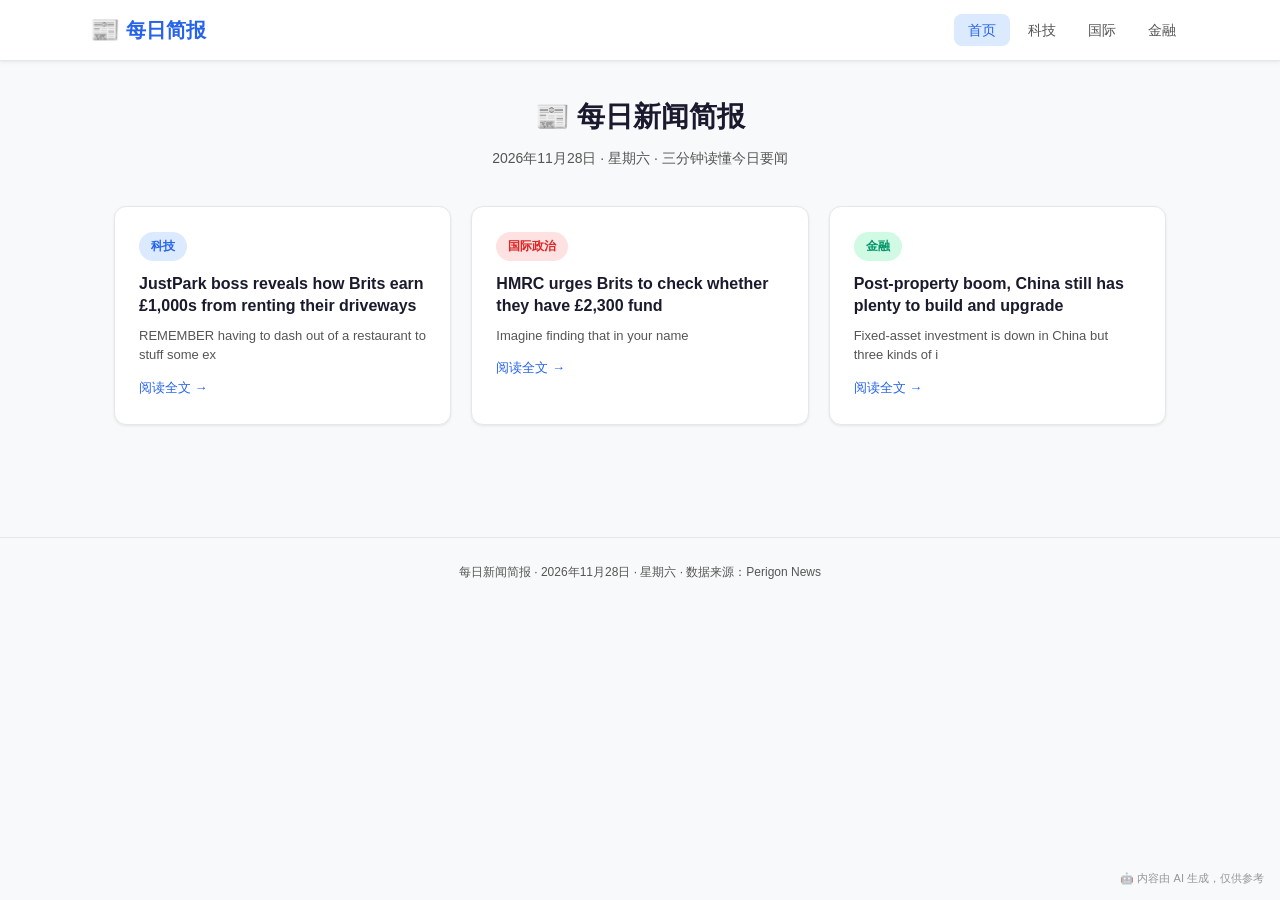
<file: public/index.html>
<!DOCTYPE html>
<html lang="zh-CN">
<head>
  <meta charset="UTF-8">
  <meta name="viewport" content="width=device-width, initial-scale=1.0">
  <title>每日新闻简报 · 2026年11月28日 · 星期六</title>
  <link rel="stylesheet" href="styles.css">
</head>
<body>

<nav class="navbar">
  <div class="navbar-inner">
    <a href="index.html" class="logo"><span>📰</span> 每日简报</a>
    <ul class="nav-links">
      <li><a href="index.html" class="active">首页</a></li>
      <li><a href="tech.html">科技</a></li>
      <li><a href="politics.html">国际</a></li>
      <li><a href="finance.html">金融</a></li>
    </ul>
  </div>
</nav>

<div class="container">

  <div class="date-header">
    <h1>📰 每日新闻简报</h1>
    <p>2026年11月28日 · 星期六 · 三分钟读懂今日要闻</p>
  </div>

  <div class="overview-grid">

    <a href="tech.html" class="overview-card">
      <span class="tag tag-tech">科技</span>
      <h3>JustPark boss reveals how Brits earn £1,000s from renting their driveways</h3>
      <p class="excerpt">REMEMBER having to dash out of a restaurant to stuff some ex</p>
      <span class="more-link">阅读全文 →</span>
    </a>
    <a href="politics.html" class="overview-card">
      <span class="tag tag-politics">国际政治</span>
      <h3>HMRC urges Brits to check whether they have £2,300 fund</h3>
      <p class="excerpt">Imagine finding that in your name</p>
      <span class="more-link">阅读全文 →</span>
    </a>
    <a href="finance.html" class="overview-card">
      <span class="tag tag-finance">金融</span>
      <h3>Post-property boom, China still has plenty to build and upgrade</h3>
      <p class="excerpt">Fixed-asset investment is down in China but three kinds of i</p>
      <span class="more-link">阅读全文 →</span>
    </a>

  </div>

</div>

<div class="footer">
  <p>每日新闻简报 · 2026年11月28日 · 星期六 · 数据来源：Perigon News</p>
</div>
<div class="ai-badge">🤖 内容由 AI 生成，仅供参考</div>

</body>
</html>
</file>
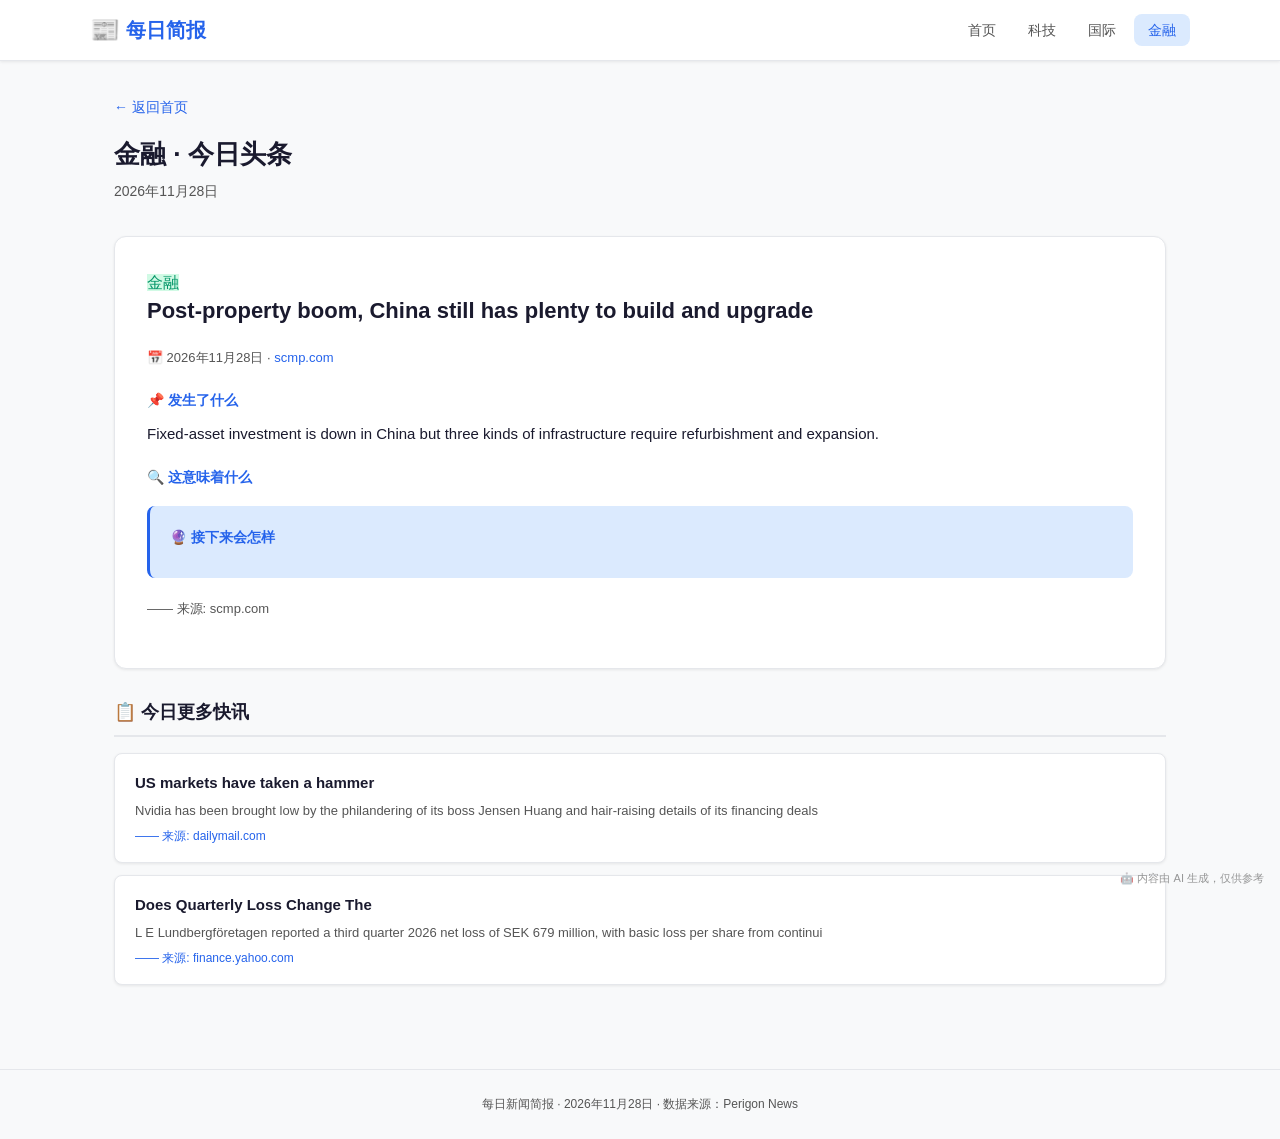
<file: public/finance.html>
<!DOCTYPE html>
<html lang="zh-CN">
<head>
  <meta charset="UTF-8">
  <meta name="viewport" content="width=device-width, initial-scale=1.0">
  <title>金融 · 每日新闻简报 2026-11-28</title>
  <link rel="stylesheet" href="styles.css">
</head>
<body>

<nav class="navbar">
  <div class="navbar-inner">
    <a href="index.html" class="logo"><span>📰</span> 每日简报</a>
    <ul class="nav-links">
      <li><a href="index.html">首页</a></li>
      <li><a href="tech.html">科技</a></li>
      <li><a href="politics.html">国际</a></li>
      <li><a href="finance.html" class="active">金融</a></li>
    </ul>
  </div>
</nav>

<div class="container">

  <div class="column-header">
    <a href="index.html" class="back-link">← 返回首页</a>
    <h1>金融 · 今日头条</h1>
    <p style="color:var(--text-secondary);font-size:14px;">2026年11月28日</p>
  </div>

<div class="deep-analysis">

    <span class="tag tag-finance" style="margin-bottom:12px;">金融</span>
    <h2>Post-property boom, China still has plenty to build and upgrade</h2>

    <p class="article-meta">
      📅 2026年11月28日 ·
      <span class="source">scmp.com</span>
    </p>

    <div class="section-label">📌 发生了什么</div>
    <p>Fixed-asset investment is down in China but three kinds of infrastructure require refurbishment and expansion.</p>

    <div class="section-label">🔍 这意味着什么</div>
    <p></p>

    <div class="prediction-box">
      <div class="section-label" style="margin-top:0;">🔮 接下来会怎样</div>
      <p></p>
    </div>

      <p class="article-meta" style="margin-top:20px;">—— 来源: scmp.com</p>

  </div>

<div class="brief-section">
    <h3>📋 今日更多快讯</h3>

    <div class="brief-item">
      <div class="brief-title">US markets have taken a hammer</div>
      <div class="brief-summary">Nvidia has been brought low by the philandering of its boss Jensen Huang and hair-raising details of its financing deals</div>
      <div class="brief-source">—— 来源: dailymail.com</div>
    </div>
    <div class="brief-item">
      <div class="brief-title">Does Quarterly Loss Change The</div>
      <div class="brief-summary">L E Lundbergföretagen reported a third quarter 2026 net loss of SEK 679 million, with basic loss per share from continui</div>
      <div class="brief-source">—— 来源: finance.yahoo.com</div>
    </div>

  </div>

</div>

<div class="footer">
  <p>每日新闻简报 · 2026年11月28日 · 数据来源：Perigon News</p>
</div>
<div class="ai-badge">🤖 内容由 AI 生成，仅供参考</div>

</body>
</html>
</file>
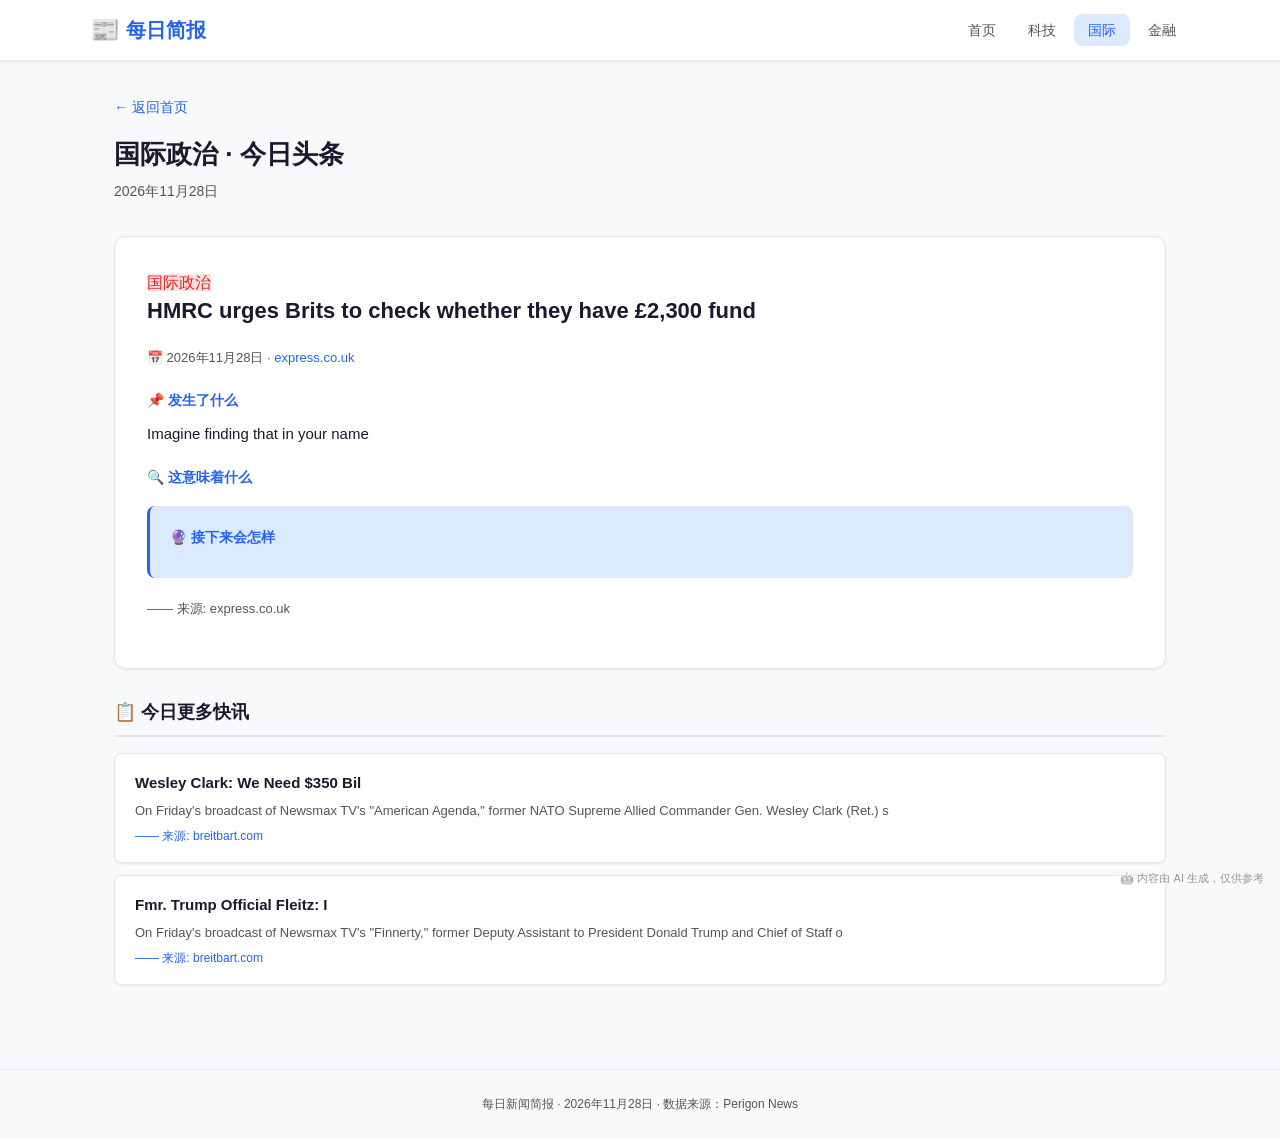
<file: public/politics.html>
<!DOCTYPE html>
<html lang="zh-CN">
<head>
  <meta charset="UTF-8">
  <meta name="viewport" content="width=device-width, initial-scale=1.0">
  <title>国际政治 · 每日新闻简报 2026-11-28</title>
  <link rel="stylesheet" href="styles.css">
</head>
<body>

<nav class="navbar">
  <div class="navbar-inner">
    <a href="index.html" class="logo"><span>📰</span> 每日简报</a>
    <ul class="nav-links">
      <li><a href="index.html">首页</a></li>
      <li><a href="tech.html">科技</a></li>
      <li><a href="politics.html" class="active">国际</a></li>
      <li><a href="finance.html">金融</a></li>
    </ul>
  </div>
</nav>

<div class="container">

  <div class="column-header">
    <a href="index.html" class="back-link">← 返回首页</a>
    <h1>国际政治 · 今日头条</h1>
    <p style="color:var(--text-secondary);font-size:14px;">2026年11月28日</p>
  </div>

<div class="deep-analysis">

    <span class="tag tag-politics" style="margin-bottom:12px;">国际政治</span>
    <h2>HMRC urges Brits to check whether they have £2,300 fund</h2>

    <p class="article-meta">
      📅 2026年11月28日 ·
      <span class="source">express.co.uk</span>
    </p>

    <div class="section-label">📌 发生了什么</div>
    <p>Imagine finding that in your name</p>

    <div class="section-label">🔍 这意味着什么</div>
    <p></p>

    <div class="prediction-box">
      <div class="section-label" style="margin-top:0;">🔮 接下来会怎样</div>
      <p></p>
    </div>

      <p class="article-meta" style="margin-top:20px;">—— 来源: express.co.uk</p>

  </div>

<div class="brief-section">
    <h3>📋 今日更多快讯</h3>

    <div class="brief-item">
      <div class="brief-title">Wesley Clark: We Need $350 Bil</div>
      <div class="brief-summary">On Friday's broadcast of Newsmax TV's "American Agenda," former NATO Supreme Allied Commander Gen. Wesley Clark (Ret.) s</div>
      <div class="brief-source">—— 来源: breitbart.com</div>
    </div>
    <div class="brief-item">
      <div class="brief-title">Fmr. Trump Official Fleitz: I </div>
      <div class="brief-summary">On Friday's broadcast of Newsmax TV's "Finnerty," former Deputy Assistant to President Donald Trump and Chief of Staff o</div>
      <div class="brief-source">—— 来源: breitbart.com</div>
    </div>

  </div>

</div>

<div class="footer">
  <p>每日新闻简报 · 2026年11月28日 · 数据来源：Perigon News</p>
</div>
<div class="ai-badge">🤖 内容由 AI 生成，仅供参考</div>

</body>
</html>
</file>
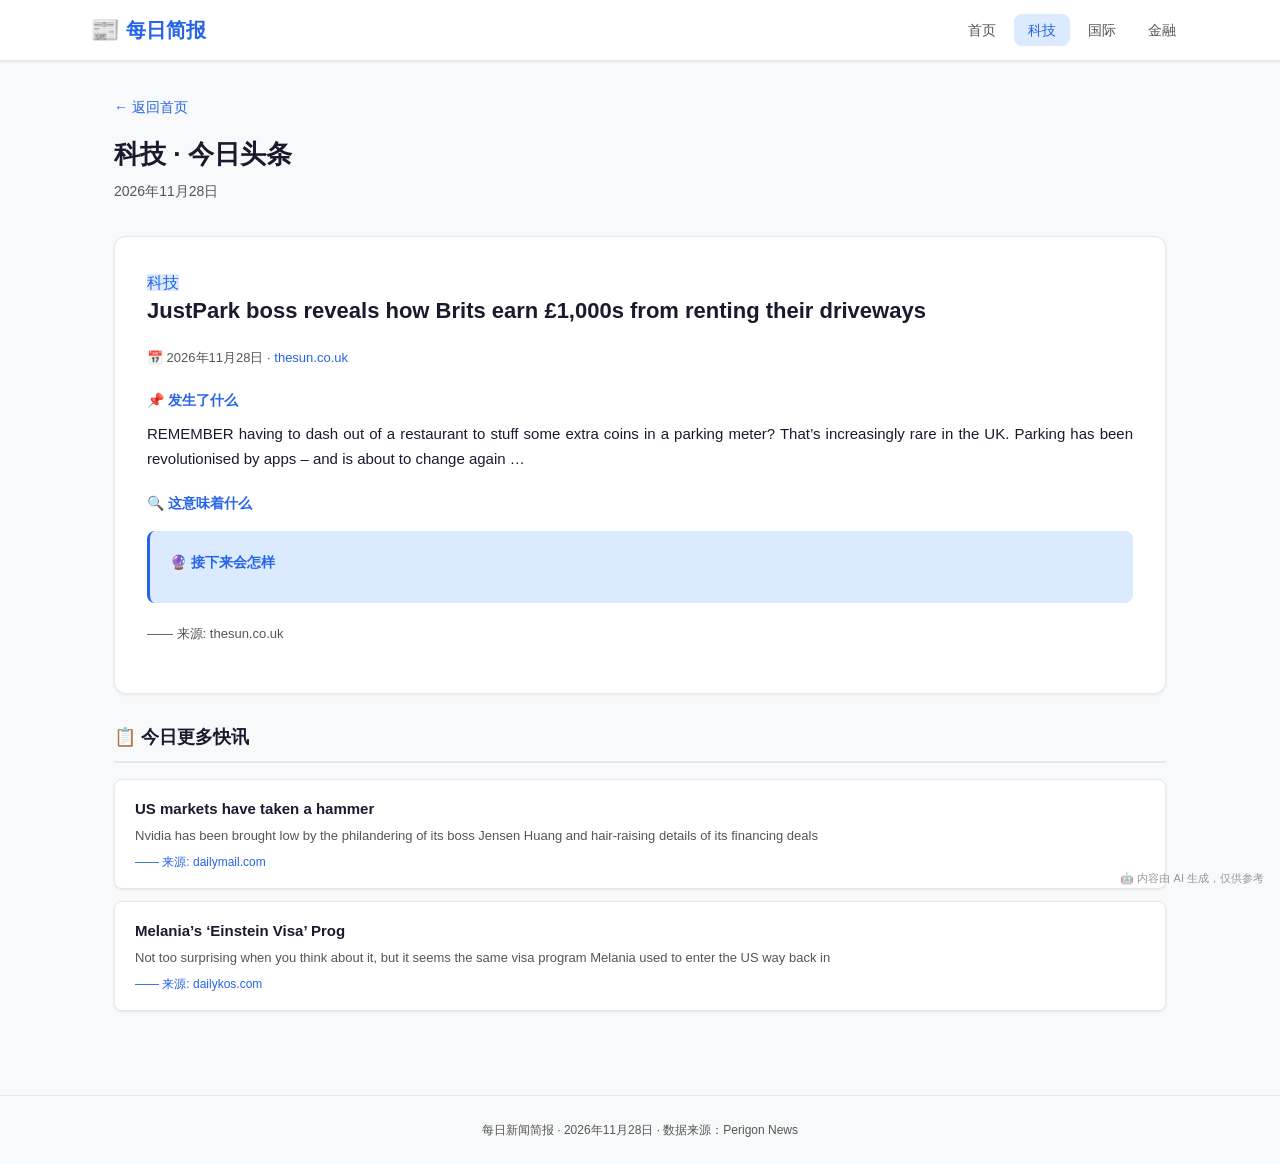
<file: public/tech.html>
<!DOCTYPE html>
<html lang="zh-CN">
<head>
  <meta charset="UTF-8">
  <meta name="viewport" content="width=device-width, initial-scale=1.0">
  <title>科技 · 每日新闻简报 2026-11-28</title>
  <link rel="stylesheet" href="styles.css">
</head>
<body>

<nav class="navbar">
  <div class="navbar-inner">
    <a href="index.html" class="logo"><span>📰</span> 每日简报</a>
    <ul class="nav-links">
      <li><a href="index.html">首页</a></li>
      <li><a href="tech.html" class="active">科技</a></li>
      <li><a href="politics.html">国际</a></li>
      <li><a href="finance.html">金融</a></li>
    </ul>
  </div>
</nav>

<div class="container">

  <div class="column-header">
    <a href="index.html" class="back-link">← 返回首页</a>
    <h1>科技 · 今日头条</h1>
    <p style="color:var(--text-secondary);font-size:14px;">2026年11月28日</p>
  </div>

<div class="deep-analysis">

    <span class="tag tag-tech" style="margin-bottom:12px;">科技</span>
    <h2>JustPark boss reveals how Brits earn £1,000s from renting their driveways</h2>

    <p class="article-meta">
      📅 2026年11月28日 ·
      <span class="source">thesun.co.uk</span>
    </p>

    <div class="section-label">📌 发生了什么</div>
    <p>REMEMBER having to dash out of a restaurant to stuff some extra coins in a parking meter? That’s increasingly rare in the UK. Parking has been revolutionised by apps – and is about to change again …</p>

    <div class="section-label">🔍 这意味着什么</div>
    <p></p>

    <div class="prediction-box">
      <div class="section-label" style="margin-top:0;">🔮 接下来会怎样</div>
      <p></p>
    </div>

      <p class="article-meta" style="margin-top:20px;">—— 来源: thesun.co.uk</p>

  </div>

<div class="brief-section">
    <h3>📋 今日更多快讯</h3>

    <div class="brief-item">
      <div class="brief-title">US markets have taken a hammer</div>
      <div class="brief-summary">Nvidia has been brought low by the philandering of its boss Jensen Huang and hair-raising details of its financing deals</div>
      <div class="brief-source">—— 来源: dailymail.com</div>
    </div>
    <div class="brief-item">
      <div class="brief-title">Melania’s ‘Einstein Visa’ Prog</div>
      <div class="brief-summary">Not too surprising when you think about it, but it seems the same visa program Melania used to enter the US way back in </div>
      <div class="brief-source">—— 来源: dailykos.com</div>
    </div>

  </div>

</div>

<div class="footer">
  <p>每日新闻简报 · 2026年11月28日 · 数据来源：Perigon News</p>
</div>
<div class="ai-badge">🤖 内容由 AI 生成，仅供参考</div>

</body>
</html>
</file>
<file: public/styles.css>
/* ========================================
   每日新闻简报 - 响应式样式
   ======================================== */

:root {
  --bg: #f8f9fa;
  --bg-card: #ffffff;
  --text: #1a1a2e;
  --text-secondary: #555;
  --accent: #2563eb;
  --accent-light: #dbeafe;
  --border: #e5e7eb;
  --tag-tech: #3b82f6;
  --tag-politics: #ef4444;
  --tag-finance: #10b981;
  --shadow: 0 1px 3px rgba(0,0,0,0.08);
  --radius: 12px;
}

@media (prefers-color-scheme: dark) {
  :root {
    --bg: #0f172a;
    --bg-card: #1e293b;
    --text: #e2e8f0;
    --text-secondary: #94a3b8;
    --accent: #60a5fa;
    --accent-light: #1e3a5f;
    --border: #334155;
    --shadow: 0 1px 3px rgba(0,0,0,0.3);
  }
}

* { margin: 0; padding: 0; box-sizing: border-box; }

body {
  font-family: -apple-system, BlinkMacSystemFont, "Segoe UI", "Noto Sans SC", "PingFang SC", "Microsoft YaHei", sans-serif;
  background: var(--bg);
  color: var(--text);
  line-height: 1.7;
  min-height: 100vh;
}

/* 导航栏 */
.navbar {
  background: var(--bg-card);
  border-bottom: 1px solid var(--border);
  padding: 0 24px;
  position: sticky;
  top: 0;
  z-index: 100;
  backdrop-filter: blur(12px);
  box-shadow: var(--shadow);
}

.navbar-inner {
  max-width: 1100px;
  margin: 0 auto;
  display: flex;
  align-items: center;
  height: 60px;
  gap: 8px;
}

.navbar .logo {
  font-size: 20px;
  font-weight: 700;
  color: var(--accent);
  text-decoration: none;
  margin-right: auto;
  display: flex;
  align-items: center;
  gap: 6px;
}

.navbar .logo span { font-size: 24px; }

.nav-links {
  display: flex;
  gap: 4px;
  list-style: none;
}

.nav-links a {
  text-decoration: none;
  color: var(--text-secondary);
  padding: 8px 14px;
  border-radius: 8px;
  font-size: 14px;
  font-weight: 500;
  transition: all 0.2s;
}

.nav-links a:hover,
.nav-links a.active {
  background: var(--accent-light);
  color: var(--accent);
}

/* 主容器 */
.container {
  max-width: 1100px;
  margin: 0 auto;
  padding: 32px 24px;
}

/* 日期标题 */
.date-header {
  text-align: center;
  margin-bottom: 36px;
}

.date-header h1 {
  font-size: 28px;
  font-weight: 700;
  margin-bottom: 6px;
}

.date-header p {
  color: var(--text-secondary);
  font-size: 14px;
}

/* 首页三栏概览 */
.overview-grid {
  display: grid;
  grid-template-columns: repeat(3, 1fr);
  gap: 20px;
  margin-bottom: 40px;
}

@media (max-width: 900px) {
  .overview-grid { grid-template-columns: repeat(2, 1fr); }
}

@media (max-width: 600px) {
  .overview-grid { grid-template-columns: 1fr; }
}

.overview-card {
  background: var(--bg-card);
  border-radius: var(--radius);
  padding: 24px;
  box-shadow: var(--shadow);
  border: 1px solid var(--border);
  transition: transform 0.2s;
  text-decoration: none;
  color: inherit;
  display: block;
}

.overview-card:hover { transform: translateY(-2px); }

.overview-card .card-img {
  display: block;
  width: calc(100% + 48px);
  height: 180px;
  object-fit: cover;
  margin: -24px -24px 16px -24px;
  border-radius: var(--radius) var(--radius) 0 0;
  background: var(--accent-light);
}

.overview-card .tag {
  display: inline-block;
  padding: 4px 12px;
  border-radius: 20px;
  font-size: 12px;
  font-weight: 600;
  margin-bottom: 12px;
}

.tag-tech { background: #dbeafe; color: #2563eb; }
.tag-politics { background: #fee2e2; color: #dc2626; }
.tag-finance { background: #d1fae5; color: #059669; }

@media (prefers-color-scheme: dark) {
  .tag-tech { background: #1e3a5f; color: #60a5fa; }
  .tag-politics { background: #3b1a1a; color: #f87171; }
  .tag-finance { background: #0a3d2a; color: #34d399; }
}

.overview-card h3 {
  font-size: 16px;
  margin-bottom: 8px;
  line-height: 1.4;
}

.overview-card .excerpt {
  font-size: 13px;
  color: var(--text-secondary);
  line-height: 1.5;
}

.overview-card .more-link {
  display: inline-block;
  margin-top: 12px;
  font-size: 13px;
  color: var(--accent);
  font-weight: 500;
}

/* 栏目页 */
.column-header {
  margin-bottom: 32px;
}

.column-header h1 {
  font-size: 26px;
  margin-bottom: 4px;
}

.column-header .back-link {
  color: var(--accent);
  text-decoration: none;
  font-size: 14px;
  display: inline-flex;
  align-items: center;
  gap: 4px;
  margin-bottom: 12px;
}

.column-header .back-link:hover { text-decoration: underline; }

/* 深度分析卡片 */
.deep-analysis {
  background: var(--bg-card);
  border-radius: var(--radius);
  padding: 32px;
  box-shadow: var(--shadow);
  border: 1px solid var(--border);
  margin-bottom: 28px;
}

.deep-analysis .article-meta {
  font-size: 13px;
  color: var(--text-secondary);
  margin-bottom: 16px;
}

.deep-analysis .article-meta .source {
  color: var(--accent);
}

.deep-analysis h2 {
  font-size: 22px;
  line-height: 1.4;
  margin-bottom: 20px;
}

.deep-analysis .section-label {
  font-size: 14px;
  font-weight: 600;
  color: var(--accent);
  margin-bottom: 8px;
  margin-top: 20px;
}

.deep-analysis .section-label:first-child { margin-top: 0; }

.deep-analysis p {
  margin-bottom: 16px;
  font-size: 15px;
  color: var(--text);
  text-align: justify;
}

.deep-analysis .prediction-box {
  background: var(--accent-light);
  border-radius: 8px;
  padding: 20px;
  margin-top: 16px;
  border-left: 3px solid var(--accent);
}

.deep-analysis .prediction-box p {
  margin-bottom: 0;
  font-size: 14px;
}

/* 快讯列表 */
.brief-section {
  margin-top: 28px;
}

.brief-section h3 {
  font-size: 18px;
  margin-bottom: 16px;
  padding-bottom: 8px;
  border-bottom: 2px solid var(--border);
}

.brief-item {
  background: var(--bg-card);
  border-radius: 8px;
  padding: 16px 20px;
  box-shadow: var(--shadow);
  border: 1px solid var(--border);
  margin-bottom: 12px;
}

.brief-item .brief-title {
  font-size: 15px;
  font-weight: 600;
  margin-bottom: 4px;
}

.brief-item .brief-summary {
  font-size: 13px;
  color: var(--text-secondary);
}

.brief-item .brief-source {
  font-size: 12px;
  color: var(--accent);
  margin-top: 4px;
}

/* 底部 */
.footer {
  text-align: center;
  padding: 24px;
  color: var(--text-secondary);
  font-size: 12px;
  border-top: 1px solid var(--border);
  margin-top: 40px;
}

/* 空状态 */
.empty-state {
  text-align: center;
  padding: 60px 24px;
  color: var(--text-secondary);
}

.empty-state .icon { font-size: 48px; margin-bottom: 16px; }
.empty-state p { font-size: 14px; }

/* AI 生成标识 */
.ai-badge {
  position: fixed;
  bottom: 12px;
  right: 16px;
  font-size: 11px;
  color: var(--text-secondary);
  opacity: 0.6;
  z-index: 50;
  pointer-events: none;
}
</file>
